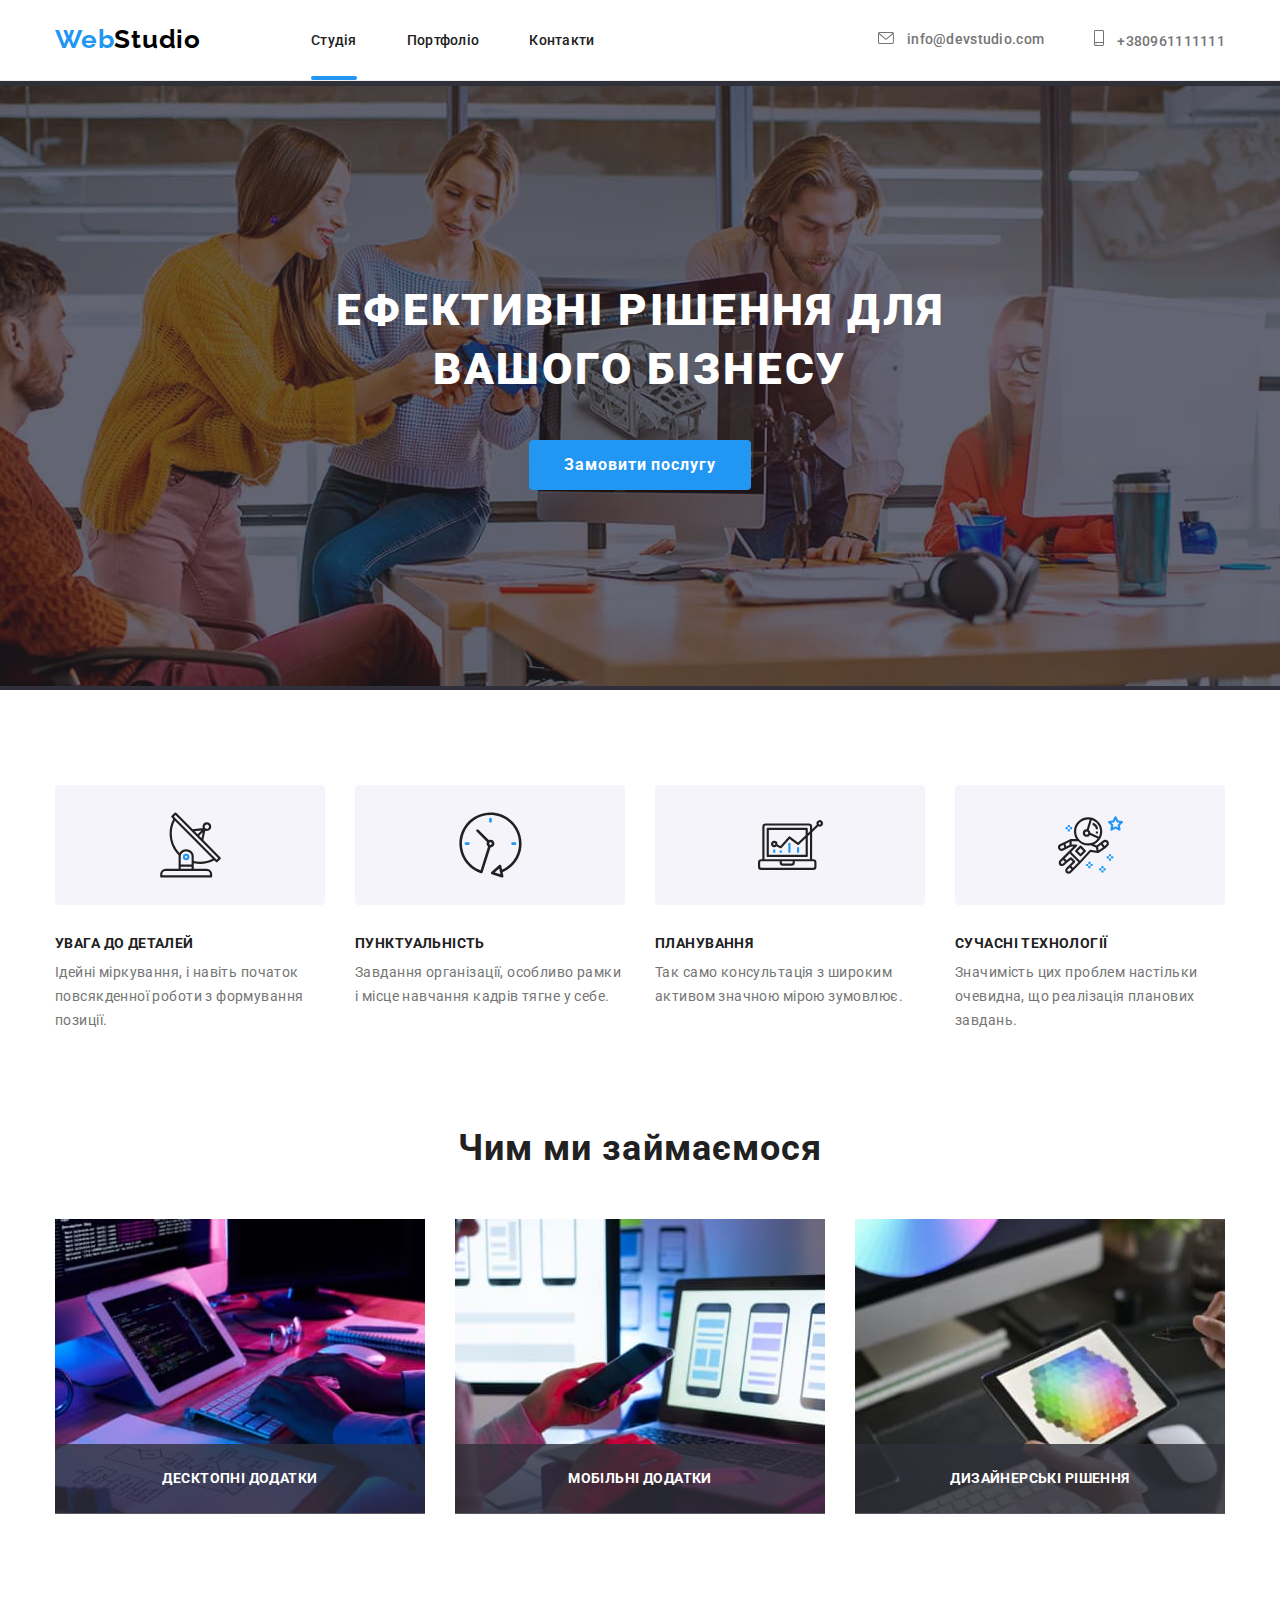
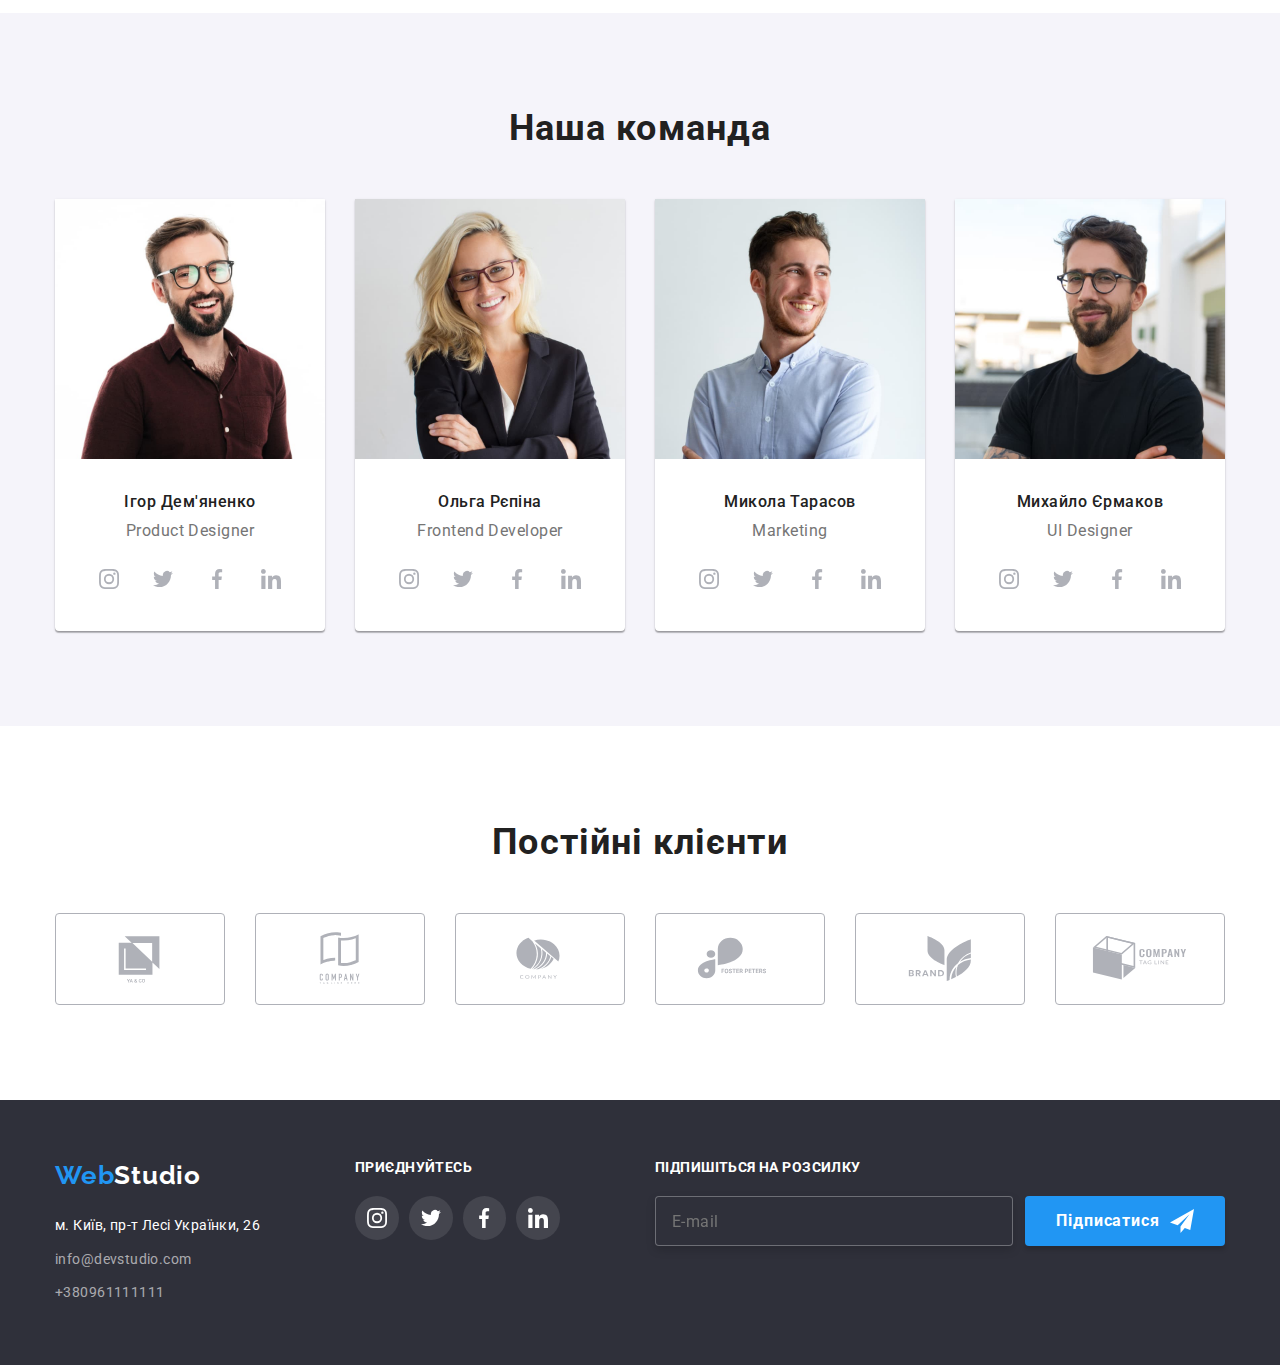
<file: index.html>
<!DOCTYPE html>
<html lang="uk">
<head>
    <meta charset="UTF-8">
    <meta http-equiv="X-UA-Compatible" content="IE=edge">
    <meta name="viewport" content="width=device-width, initial-scale=1.0">
    <link rel="preconnect" href="https://fonts.googleapis.com">
    <link rel="preconnect" href="https://fonts.gstatic.com" crossorigin>
    <link rel="stylesheet" href="https://cdnjs.cloudflare.com/ajax/libs/modern-normalize/1.1.0/modern-normalize.min.css">
    <link rel="stylesheet" href="./css/main.min.css">
    <link href="https://fonts.googleapis.com/css2?family=Raleway:wght@700&family=Roboto:wght@400;500;700;900&display=swap"
        rel="stylesheet">
    <title>Web Studio</title>
</head>
<body>
    <header class="header">
        <div class="container">
        <nav class="header__nav">
            <a href="./index.html" class="hero-logo">
                <span class="logo">Web</span>Studio
            </a>
            <button type="button" class="menu__button js-open-menu" aria-expanded="false" aria-controls="mobile-menu">
                <svg class="menu__icon" width="40px" height="40px">
                    <use href="./images/icon.svg#menu_button"></use>
                </svg>
            </button>
            <ul class="header__menu">
                <li class="header__item">
                    <a href="./index.html" class="header__link header-underlines">Студія</a>
                </li>
                <li class="header__item">
                    <a href="./portfolio.html" class="header__link">Портфоліо</a>
                </li>
                <li class="header__item">
                    <a href="#" class="header__link">Контакти</a>
                </li>
            </ul>
            <ul class="header__contacts contacts-menu">
                <li class="contacts-menu__item">
                    <a href="mailto:info@devstudio.com" class="contacts-menu__link">
                    <svg class="contacts-menu__icon" width="16" height="12">
                        <use href="./images/icon.svg#envelope"></use>
                    </svg>
                    info@devstudio.com</a></li>
                <li class="contacts-menu__item">
                    <a href="Tel:+380961111111" class="contacts-menu__link">
                    <svg class="contacts-menu__icon" width="10" height="16">
                         <use href="./images/icon.svg#smartphone"></use>
                    </svg>
                    +380961111111</a></li>
            </ul>
        </nav>
        </div>
        </div>
    </header>
    <main>
        <section class="hero">
            <h1 class="hero__text">
                Ефективні рішення для вашого бізнесу
            </h1>
            <button class="primary-button" type="button" data-modal-open>Замовити послугу</button>
        </section>
        <section class="benefits">
            <div class="container">
            <ul class="benefits__list">
                <li class="benefits__item">
                    <div class="benefits__content">
                        <svg class="benefits__icons" width="65" height="70">
                            <use href="./images/icon.svg#antenna"></use>
                        </svg></div>
                    <h3 class="benefits__name">УВАГА ДО ДЕТАЛЕЙ</h3>
                    <p class="benefits__description">Ідейні міркування, і навіть початок повсякденної роботи з формування позиції.</p>
                </li>
                <li class="benefits__item">
                    <div class="benefits__content">
                    <svg class="benefits__icons" width="65" height="70">
                        <use href="./images/icon.svg#clock"></use>
                    </svg></div>
                    <h3 class="benefits__name">ПУНКТУАЛЬНІСТЬ</h3>
                    <p class="benefits__description">Завдання організації, особливо рамки і місце навчання кадрів тягне у себе.</p>
                </li>
                <li class="benefits__item">
                    <div class="benefits__content">
                    <svg class="benefits__icons" width="65" height="70">
                        <use href="./images/icon.svg#diagram"></use>
                    </svg></div>
                    <h3 class="benefits__name">ПЛАНУВАННЯ</h3>
                    <p class="benefits__description">Так само консультація з широким активом значною мірою зумовлює.</p>
                </li>
                <li class="benefits__item">
                    <div class="benefits__content">
                    <svg class="benefits__icons" width="65" height="70">
                        <use href="./images/icon.svg#astronaut"></use>
                    </svg></div>
                    <h3 class="benefits__name">СУЧАСНІ ТЕХНОЛОГІЇ</h3>
                    <p class="benefits__description">Значимість цих проблем настільки очевидна, що реалізація планових завдань.</p>
                </li>
            </ul>
        </div>
        </section>
        <section class="direction">
            <div class="container">
            <h2 class="direction__text">Чим ми займаємося</h2>
            <ul class="direction__list">
            <li class="direction__item"><img src="./images/coding.jpg" alt="Процес кодингу"
            width="370">
            <div class="direction__description">Десктопні додатки</div></li>
            <li class="direction__item"><img src="./images/mobile-app-developing.jpg" alt="Розробка мобільного додатку"
            width="370">
            <div class="direction__description">Мобільні додатки</div></li>
            <li class="direction__item"><img src="./images/choosing-a-color.jpg" alt="Вибір кольору на екрані"
            width="370">
            <div class="direction__description">Дизайнерські рішення</div></li>
            </ul>
        </div>
        </section>
        <section class="comand">
            <div class="container">
            <h2 class="comand__text">Наша команда</h2>
            <ul class="comand__list">
                    <li class="comand__item">
                        <img class="photo" srcset="
                        ./images/designer-mob@x1.jpg 450w
                        ./images/designer-mob@x2.jpg 450w
                        ./images/designer-tablet@x1.jpg 354w
                        ./images/designer-tablet@x2.jpg 354w
                        ./images/designer-desktop@x1.jpg 270w
                        ./images/designer-desktop@x2.jpg 270w
                        " 
                        sizes="(min-width: 1200px) 270px, (min-width: 768px) 354px, (min-width: 480px) 450px, 100vw"
                        src="./images/product-designer.jpg"                        
                        alt="Фото дизайнера"
                     width=270>
                     <div class="specialist">
                    <h3 class="specialist__name">Ігор Дем'яненко</h3>
                    <p class="specialist__position">Product Designer</p></div>
                    <ul class="soc__list">
                    <li>
                    <a class="soc__link" href="#">
                    <svg class="soc__icon">
                        <use href="./images/icon.svg#instagram"></use>
                    </svg></a></li>
                    <li>
                    <a class="soc__link" href="#">
                        <svg class="soc__icon">
                        <use href="./images/icon.svg#twitter"></use>
                    </svg></a></li>
                    <li>
                    <a class="soc__link" href="#">
                        <svg class="soc__icon">
                        <use href="./images/icon.svg#facebook"></use>
                    </svg></a></li>
                    <li>
                    <a class="soc__link" href="#">
                        <svg class="soc__icon">
                        <use href="./images/icon.svg#linkedin"></use>
                    </svg></a></li>
                </ul>
                    <li class="comand__item">
                        <img class="photo" srcset="
                        ./images/frontend-mob@x1.jpg 450w
                        ./images/frontend-mob@x2.jpg 450w
                        ./images/frontend-tablet@x1.jpg 354w
                        ./images/frontend-tablet@x2.jpg 354w
                        ./images/frontend-desktop@x1.jpg 270w
                        ./images/frontend-desktop@x2.jpg 270w
                        " 
                        sizes="(min-width: 1200px) 270px, (min-width: 768px) 354px, (min-width: 480px) 450px, 100vw"
                        src="./images/frontend-developer.jpg" alt="Фото фронтенд розробника"
                     width=270>
                     <div class="specialist">
                    <h3 class="specialist__name">Ольга Рєпіна</h3>
                    <p class="specialist__position">Frontend Developer</p>
                    <ul class="soc__list">
                        <li>
                        <a class="soc__link" href="#">
                        <svg class="soc__icon">
                            <use href="./images/icon.svg#instagram"></use>
                        </svg></a></li>
                        <li>
                        <a class="soc__link" href="#">
                            <svg class="soc__icon">
                            <use href="./images/icon.svg#twitter"></use>
                        </svg></a></li>
                        <li>
                        <a class="soc__link" href="#">
                            <svg class="soc__icon">
                            <use href="./images/icon.svg#facebook"></use>
                        </svg></a></li>
                        <li>
                        <a class="soc__link" href="#">
                            <svg class="soc__icon">
                            <use href="./images/icon.svg#linkedin"></use>
                        </svg></a></li>
                    </ul></div>
                    <li class="comand__item">
                        <img class="photo" srcset="
                            ./images/marketing-mob@x1.jpg 450w
                            ./images/marketing-mob@x2.jpg 450w
                            ./images/marketing-tablet@x1.jpg 354w
                            ./images/marketing-tablet@x2.jpg 354w
                            ./images/marketing-desktop@x1.jpg 270w
                            ./images/marketing-desktop@x2.jpg 270w
                        "sizes="(min-width: 1200px) 270px, (min-width: 768px) 354px, (min-width: 480px) 450px, 100vw" 
                        src="./images/marketing.jpg" alt="Фото менеджера з маркетингу"
                     width=270>
                     <div class="specialist">
                    <h3 class="specialist__name">Микола Тарасов</h3>
                    <p class="specialist__position">Marketing</p>
                    <ul class="soc__list">
                        <li>
                        <a class="soc__link" href="#">
                        <svg class="soc__icon">
                            <use href="./images/icon.svg#instagram"></use>
                        </svg></a></li>
                        <li>
                        <a class="soc__link" href="#">
                            <svg class="soc__icon">
                            <use href="./images/icon.svg#twitter"></use>
                        </svg></a></li>
                        <li>
                        <a class="soc__link" href="#">
                            <svg class="soc__icon">
                            <use href="./images/icon.svg#facebook"></use>
                        </svg></a></li>
                        <li>
                        <a class="soc__link" href="#">
                            <svg class="soc__icon">
                            <use href="./images/icon.svg#linkedin"></use>
                        </svg></a></li>
                    </ul></div>
                    <li class="comand__item"><img class="photo" 
                        srcset="
                            ./images/ui-mob@x1.jpg 450w
                            ./images/ui-mob@x2.jpg 450w
                            ./images/ui-tablet@x1.jpg 354w
                            ./images/ui-tablet@x2.jpg 354w
                            ./images/ui-desktop@x1.jpg 270w
                            ./images/ui-desktop@x2.jpg 270w
                        "sizes="(min-width: 1200px) 270px, (min-width: 768px) 354px, (min-width: 480px) 450px, 100vw" 
                        src="./images/ui-designer.jpg" alt="Фото дизайнера інтерфейсу користувача"
                    width=270>
                    <div class="specialist">
                    <h3 class="specialist__name">Михайло Єрмаков</h3>
                    <p class="specialist__position">UI Designer</p>
                    <ul class="soc__list">
                        <li>
                        <a class="soc__link" href="#">
                        <svg class="soc__icon">
                            <use href="./images/icon.svg#instagram"></use>
                        </svg></a></li>
                        <li>
                        <a class="soc__link" href="#">
                            <svg class="soc__icon">
                            <use href="./images/icon.svg#twitter"></use>
                        </svg></a></li>
                        <li>
                        <a class="soc__link" href="#">
                            <svg class="soc__icon">
                            <use href="./images/icon.svg#facebook"></use>
                        </svg></a></li>
                        <li>
                        <a class="soc__link" href="#">
                            <svg class="soc__icon">
                            <use href="./images/icon.svg#linkedin"></use>
                        </svg></a></li>
                    </ul></div>
                </ul>
            </div>    
        </section>
        <section class="customers">
            <div class="container">
            <h3 class="customers__text">Постійні клієнти</h3>
            <ul class="customers__list">
            <li class="customers__item">
            <a class="customers__link" href="#">
            <svg class="customers__logo" width=106 height=60>
                <use href="./images/icon.svg#Logo1"></use>
            </svg></a></li>
            <li class="customers__item">
            <a class="customers__link" href="#">
            <svg class="customers__logo" width=106 height=60>
                <use href="./images/icon.svg#Logo2"></use>
            </svg></a></li>
            <li class="customers__item">
            <a class="customers__link" href="#">
            <svg class="customers__logo" width=106 height=60>
                <use href="./images/icon.svg#Logo3"></use>
            </svg></a></li>
            <li class="customers__item">
            <a class="customers__link" href="#">
            <svg class="customers__logo" width=106 height=60>
                <use href="./images/icon.svg#Logo4"></use>
            </svg></a></li>
            <li class="customers__item">
            <a class="customers__link" href="#">
            <svg class="customers__logo" width=106 height=60>
                <use href="./images/icon.svg#Logo5"></use>
            </svg></a></li>
            <li class="customers__item">
            <a class="customers__link" href="#">
            <svg class="customers__logo" width=106 height=60>
                <use href="./images/icon.svg#Logo6"></use>
            </svg></a></li>
        </ul>
        </div>
        </section>
    </main>
    <footer class="footer">
        <div class="container">
            <div class="footer__container">
            <div class="footer__contacts">
        <a href="./index.html" class="footer__logo">
                <span class="logo">Web</span>Studio
            </a>
        <address class="address">м. Київ, пр-т Лесі Українки, 26</address>
        <ul class="footer__list">
            <li class="footer__item">
                <a href="mailto:info@devstudio.com" class="footer__link">info@devstudio.com</a>
            </li>
            <li class="footer__item">
                <a href="Tel:+380961111111" class="footer__link">+380961111111</a>
            </li>
        </ul>
            </div>
    <div class="invitation">
    <h4 class="invitation__text">приєднуйтесь</h4>
    <div class="footer-soc">
        <a class="footer-soc__link" href="#">
            <svg class="footer-soc__icon" width="44" height="44">
            <use href="./images/icon.svg#instagram"></use>
            </svg></a>
        <a class="footer-soc__link" href="#">
            <svg class="footer-soc__icon" width="44" height="44">
            <use href="./images/icon.svg#twitter"></use>
            </svg></a>
        <a class="footer-soc__link" href="#">
            <svg class="footer-soc__icon" width="44" height="44">
            <use href="./images/icon.svg#facebook"></use>
            </svg></a>
        <a class="footer-soc__link" href="#">
            <svg class="footer-soc__icon" width="44" height="44">
            <use href="./images/icon.svg#linkedin"></use>
            </svg></a>
    </div>
    </div>
    <div class="subscription">
        <label class="subscription__lable" for="mail">Підпишіться на розсилку</label>
        <div class="subscription__actions">
        <input class="subscription__input" id="mail" type="e-mail" name="e-mail-input" placeholder="E-mail">
        <button class="primary-button subscription__button" type="submit">Підписатися
            <svg class="icon-send" width="24" height="24">
                <use href="./images/icon.svg#icon-send"></use>
            </svg>
        </button>
    </div>
    </div>
    </div>
    </div>
    </footer>
    <div class="menu js-menu-container" id="mobile-menu">
        <ul class="menu__list">
            <li class="menu__item"><a href="./index.html" class="menu__nav">Студія</a></li>
            <li class="menu__item"><a href="./portfolio.html" class="menu__nav">Портфоліо</a></li>
            <li class="menu__item"><a href="#" class="menu__nav">Контакти</a></li>
        </ul>
        <ul class="menu__contacts">
            <li class="contacts__item"><a href="tel:+38 096 111 11 11" class="menu__mob">+38 096 111 11 11</a></li>
            <li class="contacts__item"><a href="mailto:info@devstudio.com" class="menu__mail">info@devstudio.com</a></li>
        </ul>
        <ul class="menu__soc">
            <li class="soc__item"><a href="#" class="menu__link">Instagram</a></li>
            <li class="soc__item"><a href="#" class="menu__link">Twitter</a></li>
            <li class="soc__item"><a href="#" class="menu__link">Facebook</a></li>
            <li class="soc__item"><a href="#" class="menu__link">LinkedIn</a></li>
        </ul>
        <button class="close-button js-close-menu" type="button">
            <svg class="button-icon">
                <use class="close-icon" href="./images/icon.svg#close-black-18dp"></use>
            </svg>
        </button>
    </div>

    <div class="modal is-hidden" data-modal>
        <div class="modal__container">
            <h2 class="modal__text">Залиште свої дані, ми вам передзвонимо</h2>
            <form name="modal__form">
                <label class="form-lable" for="person-name">Ім'я</label>
                <div class="form-field">
                <input class="form-input" id="person-name" type="text" name="person-name">
                <svg class="form-icon" width="12" height="12">
                    <use href="./images/icon.svg#Vector"></use>
                </svg></div>
                
                <label class="form-lable" for="phone-input">Телефон</label>
                <div class="form-field">
                <input class="form-input" id="phone-input" type="text" name="phone-input">
                <svg class="form-icon" width="13" height="13">
                    <use href="./images/icon.svg#Phone"></use>
                </svg></div>
                
                <label class="form-lable" for="mail-input">Пошта</label>
                <div class="form-field">
                <input class="form-input" id="mail-input" type="text" name="e-mail-input">
                <svg class="form-icon" width="15" height="12">
                    <use href="./images/icon.svg#mail"></use>
                </svg></div>
                
                <label class="form-lable" for="person-comment">Коментар</label>
                <textarea class="form-comment" name="person-comment" id="person-comment" cols="30" rows="10" placeholder="Введіть текст"></textarea>
            <div class="agreement-aria">
                <input class="checkbox visually-hidden" id="condition-terms" type="checkbox" name="condition-terms">
                <svg class="checkbox-item" width="16" height="15">
                    <use href="./images/icon.svg#Person-agreement"></use>
                </svg>
                <label class="condition-terms" for="condition-terms">
                    Погоджуюся з розсилкою та приймаю <a class="terms-link" href="#">Умови договору</a></label>
                </div>
                <button class="agreement-button" type="submit">Відправити</button>
            </form>
            <button class="close-button" type="button" width="30" height="30" data-modal-close>
                <svg class="button-icon">
                    <use class="close-icon" href="./images/icon.svg#close-black-18dp"></use>
                </svg>
            </button>
        </div>
    </div>
    
    <script src="./js/modal.js"></script>
    <script src="./js/menu_button.js"></script>
</body>
</html>
</file>
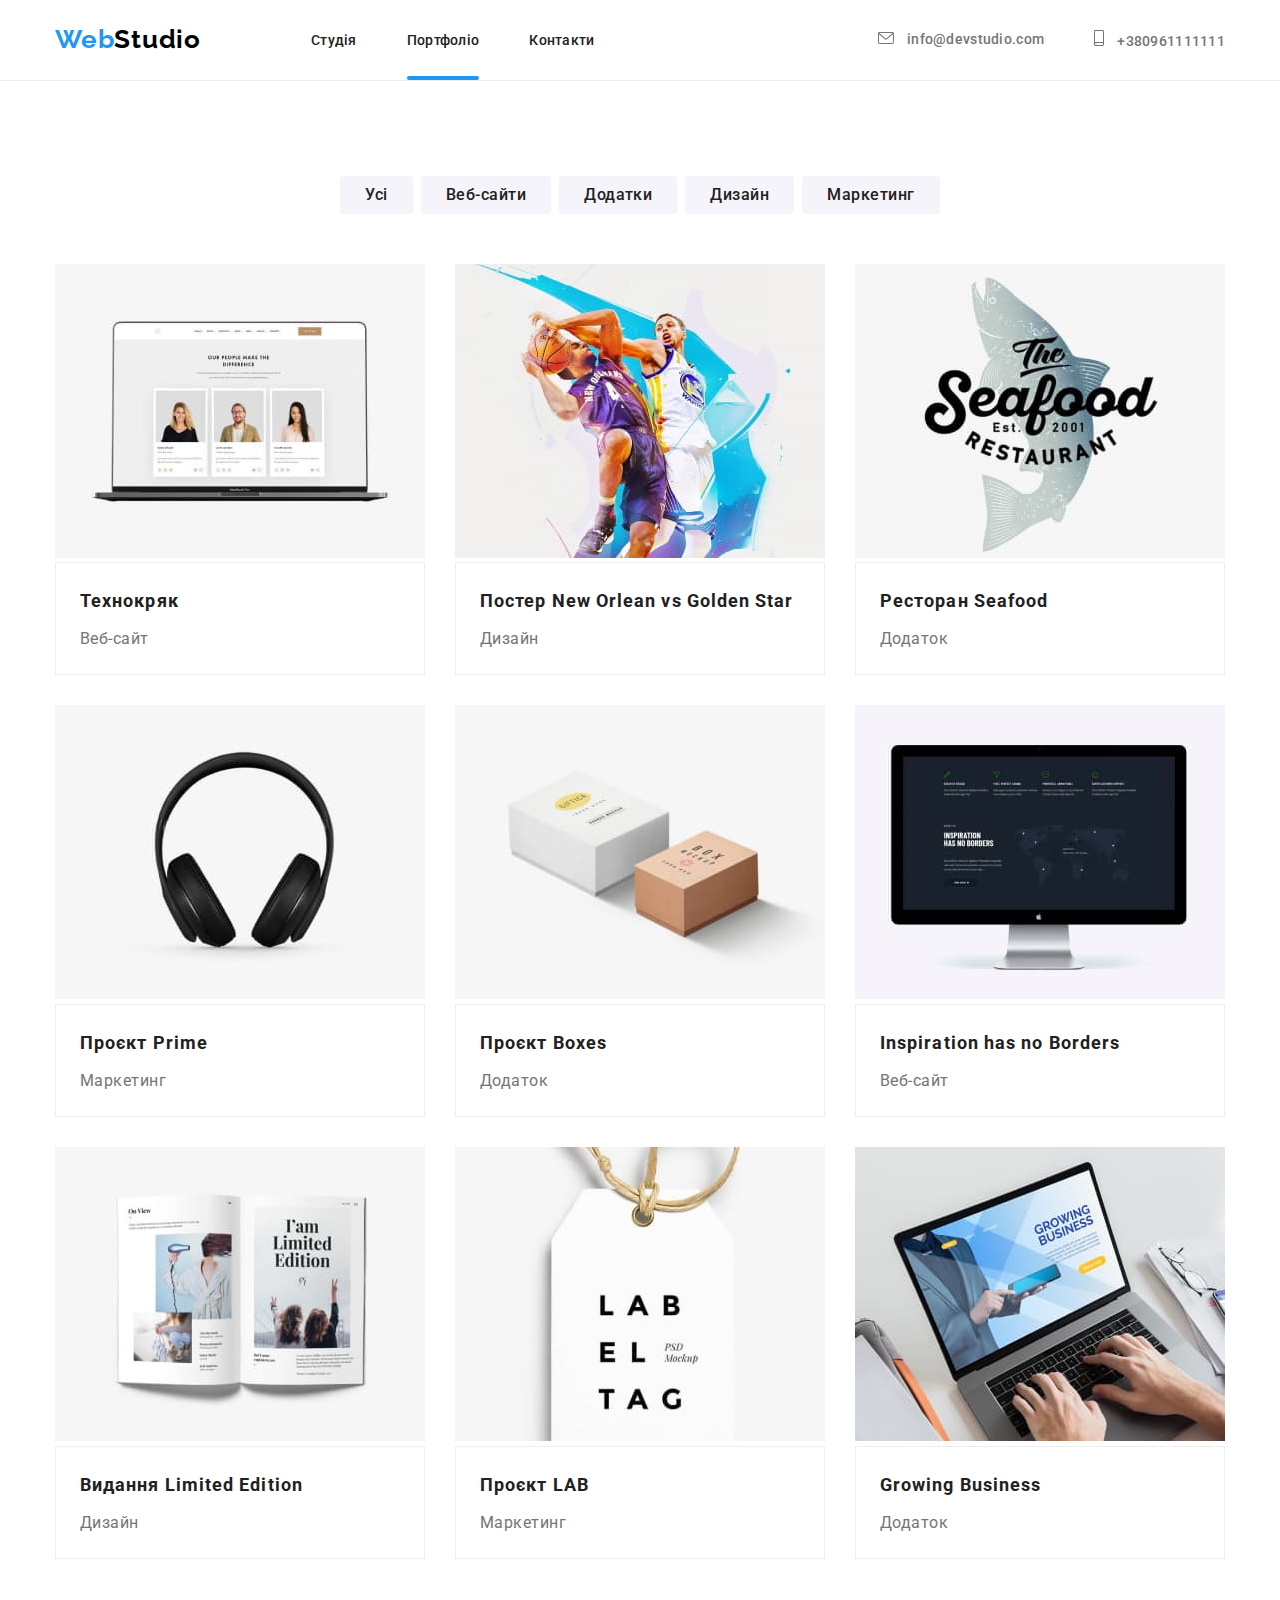
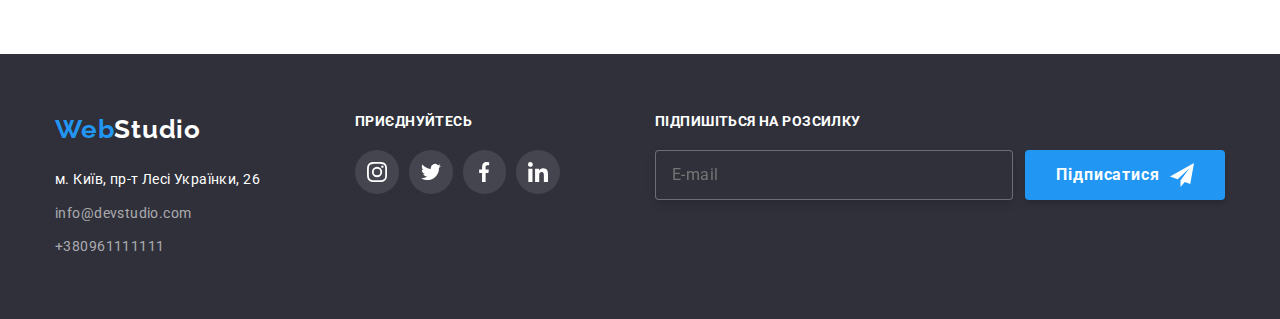
<file: portfolio.html>
<!DOCTYPE html>
<html lang="uk">
<head>
    <meta charset="UTF-8">
    <meta http-equiv="X-UA-Compatible" content="IE=edge">
    <meta name="viewport" content="width=device-width, initial-scale=1.0">
    <link rel="preconnect" href="https://fonts.googleapis.com">
    <link rel="preconnect" href="https://fonts.gstatic.com" crossorigin>
    <link rel="stylesheet" href="https://cdnjs.cloudflare.com/ajax/libs/modern-normalize/1.1.0/modern-normalize.min.css">
    <link rel="stylesheet" href="./css/main.min.css">
    <link href="https://fonts.googleapis.com/css2?family=Raleway:wght@700&family=Roboto:wght@400;500;700;900&display=swap"
        rel="stylesheet">
    <title>Web Studio</title>
</head>
<body>
    <header class="header">
        <div class="container">
        <nav class="header__nav">
            <a href="./index.html" class="hero-logo">
                <span class="logo">Web</span>Studio
            </a>
            <button type="button" class="menu__button js-open-menu" aria-expanded="false" aria-controls="mobile-menu">
                <svg class="menu__icon" width="40px" height="40px">
                    <use href="./images/icon.svg#menu_button"></use>
                </svg>
            </button>
            <ul class="header__menu">
                <li class="header__item">
                    <a href="./index.html" class="header__link">Студія</a>
                </li>
                <li class="header__item">
                    <a href="./portfolio.html" class="header__link header-underlines">Портфоліо</a>
                </li>
                <li class="header__item">
                    <a href="#" class="header__link">Контакти</a>
                </li>
            </ul>
            <ul class="header__contacts contacts-menu">
                <li class="contacts-menu__item">
                    <a href="mailto:info@devstudio.com" class="contacts-menu__link">
                    <svg class="contacts-menu__icon" width="16" height="12">
                        <use href="./images/icon.svg#envelope"></use>
                    </svg>
                    info@devstudio.com</a></li>
                <li class="contacts-menu__item">
                    <a href="Tel:+380961111111" class="contacts-menu__link">
                    <svg class="contacts-menu__icon" width="10" height="16">
                         <use href="./images/icon.svg#smartphone"></use>
                    </svg>
                    +380961111111</a></li>
            </ul>
        </nav>
        </div>
        
    </header>
    <main class="content">
        <section class="content-container">
            <div class="container">
            <ul class="button-list">
                <li class="button-item">
                    <button class="button" type="button">Усі</button>
                </li>
                <li class="button-item">
                    <button type="button" class="button">Веб-сайти</button>
                </li>
                <li class="button-item">
                    <button type="button" class="button">Додатки</button>
                </li>
                <li class="button-item">
                    <button type="button" class="button">Дизайн</button>
                </li>
                <li class="button-item">
                    <button type="button" class="button">Маркетинг</button>
                </li>
            </ul>                
            <ul class="content__list">
                <li class="content__item">
                    <div class="pop-up-window">
                    <img class="content__img" src="./images/laptop-screen.jpg" alt="Фото співробітників на екрані ноутбуку" width="370">
                    <p class="pop-up-window__text">Ресурс пропонує комплексні пропозиції
                         з різним рівнем функціоналу та сервісів. 
                         Все це дозволить відвідувачу отримати 
                         вичерпні відомості про компанію чи 
                         приватну особу.</p></div>
                    <div class="content__description">
                    <h2 class="content-description__name">Технокряк</h2>
                    <p class="content-description__product">Веб-сайт</p></div>
                </li>
                <li class="content__item">
                    <div class="pop-up-window">
                    <img class="content__img" src="./images/bascetbolists.jpg" alt="Баскетболісти" width="370">
                        <p class="pop-up-window__text">Ресурс пропонує комплексні пропозиції
                             з різним рівнем функціоналу та сервісів. 
                             Все це дозволить відвідувачу отримати 
                             вичерпні відомості про компанію чи 
                             приватну особу.</p></div>
                             <div class="content__description">
                                <h2 class="content-description__name">Постер New Orlean vs Golden Star</h2>
                    <p class="content-description__product">Дизайн</p></div>
                </li>
                <li class="content__item">
                    <div class="pop-up-window">
                    <img class="content__img" src="./images/restauran-logo.jpg" alt="Логотип ресторану" width="370">
                        <p class="pop-up-window__text">Ресурс пропонує комплексні пропозиції
                             з різним рівнем функціоналу та сервісів. 
                             Все це дозволить відвідувачу отримати 
                             вичерпні відомості про компанію чи 
                             приватну особу.</p></div>
                             <div class="content__description">
                                <h2 class="content-description__name">Ресторан Seafood</h2>
                    <p class="content-description__product">Додаток</p></div>
                </li>
                <li class="content__item">
                    <div class="pop-up-window">
                    <img class="content__img" src="./images/headphone.jpg" alt="Навушники" width="370">
                        <p class="pop-up-window__text">Ресурс пропонує комплексні пропозиції
                             з різним рівнем функціоналу та сервісів. 
                             Все це дозволить відвідувачу отримати 
                             вичерпні відомості про компанію чи 
                             приватну особу.</p></div>
                             <div class="content__description">
                                <h2 class="content-description__name">Проєкт Prime</h2>
                    <p class="content-description__product">Маркетинг</p></div>
                </li>
                <li class="content__item">
                    <div class="pop-up-window">
                    <img class="content__img" src="./images/boxes.jpg" alt="Коробки" width="370">
                        <p class="pop-up-window__text">Ресурс пропонує комплексні пропозиції
                             з різним рівнем функціоналу та сервісів. 
                             Все це дозволить відвідувачу отримати 
                             вичерпні відомості про компанію чи 
                             приватну особу.</p></div>
                             <div class="content__description">
                                <h2 class="content-description__name">Проєкт Boxes</h2>
                    <p class="content-description__product">Додаток</p></div>
                </li>
                <li class="content__item">
                    <div class="pop-up-window">
                    <img class="content__img" src="./images/monitor.jpg" alt="Монітор" width="370">
                        <p class="pop-up-window__text">Ресурс пропонує комплексні пропозиції
                             з різним рівнем функціоналу та сервісів. 
                             Все це дозволить відвідувачу отримати 
                             вичерпні відомості про компанію чи 
                             приватну особу.</p></div>
                             <div class="content__description">
                                <h2 class="content-description__name">Inspiration has no Borders</h2>
                    <p class="content-description__product">Веб-сайт</p></div>
                </li>
                <li class="content__item">
                    <div class="pop-up-window">
                    <img class="content__img" src="./images/opened-book.jpg" alt="Фото відкритої книги" width="370">
                        <p class="pop-up-window__text">Ресурс пропонує комплексні пропозиції
                             з різним рівнем функціоналу та сервісів. 
                             Все це дозволить відвідувачу отримати 
                             вичерпні відомості про компанію чи 
                             приватну особу.</p></div>
                             <div class="content__description">
                                <h2 class="content-description__name">Видання Limited Edition</h2>
                    <p class="content-description__product">Дизайн</p></div>
                </li>
                <li class="content__item">
                    <div class="pop-up-window">
                    <img class="content__img" src="./images/lable-photo.jpg" alt="Фото етикетки" width="370">
                        <p class="pop-up-window__text">Ресурс пропонує комплексні пропозиції
                             з різним рівнем функціоналу та сервісів. 
                             Все це дозволить відвідувачу отримати 
                             вичерпні відомості про компанію чи 
                             приватну особу.</p></div>
                             <div class="content__description">
                                <h2 class="content-description__name">Проєкт LAB</h2>
                    <p class="content-description__product">Маркетинг</p></div>
                </li>
                <li class="content__item">
                    <div class="pop-up-window">
                    <img class="content__img" src="./images/typing-process.jpg" alt="Процесс роботи на клавіатурі" width="370">
                        <p class="pop-up-window__text">Ресурс пропонує комплексні пропозиції
                             з різним рівнем функціоналу та сервісів. 
                             Все це дозволить відвідувачу отримати 
                             вичерпні відомості про компанію чи 
                             приватну особу.</p></div>
                             <div class="content__description">
                                <h2 class="content-description__name">Growing Business</h2>
                    <p class="content-description__product">Додаток</p></div>
                </li>
            </ul>
            </div>
        </section>
    </main>
    <footer class="footer">
        <div class="container">
            <div class="footer__container">
            <div class="footer__contacts">
        <a href="./index.html" class="footer__logo">
                <span class="logo">Web</span>Studio
            </a>
        <address class="address">м. Київ, пр-т Лесі Українки, 26</address>
        <ul class="footer__list">
            <li class="footer__item">
                <a href="mailto:info@devstudio.com" class="footer__link">info@devstudio.com</a>
            </li>
            <li class="footer__item">
                <a href="Tel:+380961111111" class="footer__link">+380961111111</a>
            </li>
        </ul>
            </div>
    <div class="invitation">
    <h4 class="invitation__text">приєднуйтесь</h4>
    <div class="footer-soc">
        <a class="footer-soc__link" href="#">
            <svg class="footer-soc__icon" width="44" height="44">
            <use href="./images/icon.svg#instagram"></use>
            </svg></a>
        <a class="footer-soc__link" href="#">
            <svg class="footer-soc__icon" width="44" height="44">
            <use href="./images/icon.svg#twitter"></use>
            </svg></a>
        <a class="footer-soc__link" href="#">
            <svg class="footer-soc__icon" width="44" height="44">
            <use href="./images/icon.svg#facebook"></use>
            </svg></a>
        <a class="footer-soc__link" href="#">
            <svg class="footer-soc__icon" width="44" height="44">
            <use href="./images/icon.svg#linkedin"></use>
            </svg></a>
    </div>
    </div>
    <div class="subscription">
        <label class="subscription__lable" for="mail">Підпишіться на розсилку</label>
        <div class="subscription__actions">
        <input class="subscription__input" id="mail" type="e-mail" name="e-mail-input" placeholder="E-mail">
        <button class="primary-button subscription__button" type="submit">Підписатися
            <svg class="icon-send" width="24" height="24">
                <use href="./images/icon.svg#icon-send"></use>
            </svg>
        </button>
    </div>
    </div>
    </div>
    </div>
    </footer>
    <div class="menu js-menu-container" id="mobile-menu">
        <ul class="menu__list">
            <li class="menu__item"><a href="./index.html" class="menu__nav">Студія</a></li>
            <li class="menu__item"><a href="./portfolio.html" class="menu__nav">Портфоліо</a></li>
            <li class="menu__item"><a href="#" class="menu__nav">Контакти</a></li>
        </ul>
        <ul class="menu__contacts">
            <li class="contacts__item"><a href="tel:+38 096 111 11 11" class="menu__mob">+38 096 111 11 11</a></li>
            <li class="contacts__item"><a href="mailto:info@devstudio.com" class="menu__mail">info@devstudio.com</a></li>
        </ul>
        <ul class="menu__soc">
            <li class="soc__item"><a href="#" class="menu__link">Instagram</a></li>
            <li class="soc__item"><a href="#" class="menu__link">Twitter</a></li>
            <li class="soc__item"><a href="#" class="menu__link">Facebook</a></li>
            <li class="soc__item"><a href="#" class="menu__link">LinkedIn</a></li>
        </ul>
        <button class="close-button js-close-menu" type="button">
            <svg class="button-icon">
                <use class="close-icon" href="./images/icon.svg#close-black-18dp"></use>
            </svg>
        </button>
    </div>

    <script src="./js/menu_button.js"></script>
</body>

</html>
</file>
<file: css/main.min.css>
.header{border-bottom:1px solid #eee}@media(max-width: 480px){.header{width:100%}}@media(min-width: 480px)and (max-width: 768px){.header{margin:auto}}@media(min-width: 768px)and (max-width: 1199px){.header{margin:auto;display:flex}}.header-underlines::after{content:"";display:block;position:absolute;left:0;bottom:0;width:100%;height:4px;background-color:var(--color-logo);border-radius:4px}.header__nav{display:flex;align-items:center;justify-content:center;gap:15px}@media(min-width: 768px)and (max-width: 1199px){.header__nav{justify-content:space-between}}.hero-logo{font-family:Raleway,sans-serif;text-decoration:none;color:#000;font-weight:700;font-size:26px;line-height:1.2;letter-spacing:.03em}@media(max-width: 768px){.hero-logo{padding-top:16px;padding-bottom:16px;margin-right:auto}}.menu__icon{background-color:#fff}.header__menu{list-style:none;display:flex;margin-left:95px}@media(max-width: 768px){.header__menu{display:none}}.header__item:not(:last-child){display:block;margin-right:50px}.header__link{position:relative;display:block;padding-top:32px;padding-bottom:32px}@media(max-width: 768px){.header__link{display:none}}.header__link{font-family:"Roboto",sans-serif;text-decoration:none;color:var(--color-primary);font-weight:500;font-size:14px;line-height:1.15;letter-spacing:.02em;transition-duration:250ms}.header__link:hover{color:var(--color-logo)}.header__link:focus{color:var(--color-logo)}.header__contacts{list-style:none;display:flex;margin-left:auto;padding-left:0px}@media(max-width: 769px){.header__contacts{display:none}}@media(min-width: 769px)and (max-width: 1199px){.header__contacts{display:flex;flex-direction:column;gap:10px}}@media(min-width: 320px)and (max-width: 768px){.contacts-menu__item{display:none}}.contacts-menu__item:first-child{margin-right:50px}@media(min-width: 768px)and (max-width: 1199px){.contacts-menu__item:first-child{margin-left:auto;margin-right:auto}}.contacts-menu__link{text-decoration:none;color:#757575;font-weight:500;font-size:14px;line-height:1.15;letter-spacing:.02em;transition-duration:250ms}@media(max-width: 768px){.contacts-menu__link{display:none}}@media(min-width: 768px)and (max-width: 1199px){.contacts-menu__link{display:flex;font-size:12px}}.contacts-menu__link:hover{color:var(--color-logo);letter-spacing:.02em}.contacts-menu__link:focus{color:var(--color-logo);letter-spacing:.02em}.contacts-menu__icon{align-content:center;justify-content:center;margin-right:10px;fill:#757575;transition-duration:250ms}.contacts-menu__link:hover .contacts-menu__icon{fill:var(--color-logo)}.contacts-menu__link:focus .contacts-menu__icon{fill:var(--color-logo)}.hero{margin-left:auto;margin-right:auto;padding-top:200px;padding-bottom:200px;background:linear-gradient(to right, rgba(47, 48, 58, 0.4), rgba(47, 48, 58, 0.4)),url(../images/background-image.jpg) no-repeat center;background-color:#2f303a}@media(min-width: 320px)and (max-width: 1199px){.hero{background:linear-gradient(to right, rgba(47, 48, 58, 0.4), rgba(47, 48, 58, 0.4)),url(../images/bg-img-mob@x1.jpg) no-repeat center;background-position:center;background-size:cover;padding-top:100px;padding-bottom:100px}}@media(min-device-pixel-ratio: 2),(-webkit-min-device-pixel-ratio: 2),(min-resolution: 192dpi),(min-resolution: 2dppx){.hero{background-image:linear-gradient(to right, rgba(47, 48, 58, 0.4), rgba(47, 48, 58, 0.4)),url(../images/bg-img-mob@x2.jpg) no-repeat center}}@media screen and (min-width: 481px){.hero{background-image:linear-gradient(to right, rgba(47, 48, 58, 0.4), rgba(47, 48, 58, 0.4)),url(../images/bg-img-tablet@x1.jpg) no-repeat center}}@media(min-device-pixel-ratio: 2),(-webkit-min-device-pixel-ratio: 2),(min-resolution: 192dpi),(min-resolution: 2dppx){.hero{background-image:linear-gradient(to right, rgba(47, 48, 58, 0.4), rgba(47, 48, 58, 0.4)),url(../images/bg-img-tablet@x2.jpg) no-repeat center}}@media screen and (min-width: 768px){.hero{background-image:linear-gradient(to right, rgba(47, 48, 58, 0.4), rgba(47, 48, 58, 0.4)),url(../images/bg-img-desktopt@x1.jpg) no-repeat center}}@media(min-device-pixel-ratio: 2),(-webkit-min-device-pixel-ratio: 2),(min-resolution: 192dpi),(min-resolution: 2dppx){.hero{background-image:linear-gradient(to right, rgba(47, 48, 58, 0.4), rgba(47, 48, 58, 0.4)),url(../images/bg-img-desktop@x2.jpg) no-repeat center}}.hero__text{width:700px;margin:auto;margin-bottom:40px;color:#fff;font-weight:900;font-size:44px;line-height:1.35;text-align:center;letter-spacing:.06em;text-transform:uppercase}@media(max-width: 480px){.hero__text{width:100%;flex-wrap:wrap;font-size:26px;line-height:1.62;font-weight:900;letter-spacing:.06em;text-transform:uppercase}}@media(min-width: 480px)and (max-width: 768px){.hero__text{width:360px;flex-wrap:wrap;font-size:26px;line-height:1.62;font-weight:900;letter-spacing:.06em;text-transform:uppercase}}@media(min-width: 768px)and (max-width: 1199px){.hero__text{width:360px;flex-wrap:wrap;font-size:26px;line-height:1.62;text-align:center;letter-spacing:.06em;text-transform:uppercase}}.benefits{padding-top:95px;padding-bottom:95px;margin:auto}@media(min-width: 320px)and (max-width: 1199px){.benefits{padding-top:60px;padding-bottom:60px}}.benefits__list{list-style:none;display:flex;gap:30px}@media(max-width: 1199px){.benefits__list{display:flex;justify-content:center;flex-wrap:wrap;width:100%}}.benefits__item{width:270px}@media(max-width: 480px){.benefits__item{width:100%}}@media(min-width: 480px)and (max-width: 768px){.benefits__item{width:450px}}@media(min-width: 769px)and (max-width: 1199px){.benefits__item{width:354px}}.benefits__content{display:flex;justify-content:center;align-items:center;width:270px;height:120px;background-color:#f5f4fa;border-radius:4px;margin-bottom:30px}@media(max-width: 1199px){.benefits__content{width:100%}}.benefits__icons{background-color:#f5f4fa}.benefits__name{margin-bottom:10px;color:var(--color-primary);font-weight:700;font-size:14px;line-height:1.15;letter-spacing:.03em;text-transform:uppercase}@media(max-width: 768px){.benefits__name{text-align:center}}.benefits__description{color:#757575;font-weight:400;font-size:14px;line-height:1.71;letter-spacing:.03em}.direction{padding-bottom:95px;gap:30px}@media(max-width: 1199px){.direction{display:none}}.direction__description{position:absolute;bottom:4px;display:flex;width:370px;height:70px;justify-content:center;align-items:center;color:#fff;background:rgba(47,48,58,.8);font-weight:700;font-size:14px;line-height:1.14;text-align:center;letter-spacing:.03em;text-transform:uppercase}.direction__text{margin-bottom:50px;font-weight:700;font-size:36px;line-height:1.15;text-align:center;letter-spacing:.03em}.direction__list{display:flex;list-style:none;gap:30px}.direction__item{position:relative;flex-basis:370px}.comand{padding-top:95px;padding-bottom:95px;background-color:#f5f4fa}@media(max-width: 480px){.comand{width:100%}}@media(min-width: 320px)and (max-width: 768px){.comand{display:flex;flex-wrap:wrap;padding-top:60px;padding-bottom:60px}}@media(min-width: 769px)and (max-width: 1199px){.comand{display:flex;flex-wrap:wrap;padding-top:60px;padding-bottom:60px}}.comand__text{font-weight:700;font-size:36px;line-height:1.15;text-align:center;letter-spacing:.03em;margin-bottom:50px}@media(max-width: 1199px){.comand__text{font-size:28px;margin-bottom:30px}}.comand__list{display:flex;flex-wrap:wrap;list-style:none;gap:30px}@media(max-width: 1199px){.comand__list{justify-content:center;align-items:center}}.comand__item{padding-bottom:30px;background-color:#fff;box-shadow:0px 1px 3px rgba(0,0,0,.12),0px 1px 1px rgba(0,0,0,.14),0px 2px 1px rgba(0,0,0,.2);border-radius:0px 0px 4px 4px}@media(max-width: 480px){.comand__item{width:100%}}@media(min-width: 480px)and (max-width: 768px){.comand__item{width:450px;align-items:center;padding-bottom:25px}}@media(min-width: 769px)and (max-width: 1199px){.comand__item{width:354px;padding-bottom:25px}.comand__item:nth-last-child(-n+2){margin-bottom:0px}}@media(min-width: 768px)and (max-width: 1199px){.comand__item:nth-child(2n){margin-right:0}}@media(max-width: 1199px){.photo{width:100%}}.specialist{flex-wrap:wrap;width:270px;padding-top:30px}@media(max-width: 1199px){.specialist{width:100%;margin:auto}}.specialist__name{margin-bottom:10px;font-weight:500;font-size:16px;line-height:1.18;text-align:center;letter-spacing:.03em}.specialist__position{color:#757575;line-height:1.18;text-align:center;letter-spacing:.03em;margin-bottom:16px}.customers{padding-top:95px;padding-bottom:95px}@media(max-width: 480px){.customers{width:100%}}@media(max-width: 1199px){.customers{width:100%;padding-top:60px;padding-bottom:60px}}.customers__text{font-weight:700;font-size:36px;line-height:1.17;text-align:center;letter-spacing:.03em;margin-bottom:50px}@media(max-width: 1199px){.customers__text{font-size:28px;margin-bottom:30px}}.customers__list{list-style:none;display:flex;justify-content:center;gap:30px}@media(max-width: 1199px){.customers__list{display:flex;flex-wrap:wrap;gap:30px}}.customers__link{width:170px;height:92px;display:flex;align-items:center;justify-content:center;border:1px solid #afb1b8;border-radius:4px}@media(max-width: 1199px){.customers__link{width:100%}}.customers__link:hover{border-color:var(--color-logo)}.customers__link:focus{border-color:var(--color-logo)}@media(min-width: 320px)and (max-width: 768px){.customers__item{width:210px}}@media(min-width: 769px)and (max-width: 1199px){.customers__item{width:226px}}.customers__logo{fill:#afb1b8;transition-duration:250ms}.customers__link:hover .customers__logo{fill:var(--color-logo)}.customers__link:focus .customers__logo{fill:var(--color-logo)}.bottom{font-family:"Roboto",sans-serif}.footer{background-color:#2f303a}@media(max-width: 1199px){.footer{display:flex;flex-direction:column}}.footer__container{display:flex;flex-wrap:wrap;justify-content:space-between;align-content:center;padding-top:60px;padding-bottom:60px}@media(max-width: 768px){.footer__container{flex-direction:column}}@media(min-width: 768px)and (max-width: 1199px){.footer__container{flex-direction:row;justify-content:space-around;text-align:center}}.address{margin-bottom:9px;font-family:"Roboto";color:#fff;font-style:inherit;font-size:14px;line-height:2;letter-spacing:.03em}@media(max-width: 768px){.footer__contacts{text-align:center;margin-bottom:60px}}@media(max-width: 1199px){.footer__contacts{margin-bottom:60px;margin-right:0}}.footer__list{-webkit-padding-start:0;padding-inline-start:0;list-style:none;background-color:#2f303a}.footer__item{margin-bottom:9px}.footer__item:last-child{margin-bottom:0px}.footer__link{text-decoration:none;color:rgba(255,255,255,.6);font-size:14px;line-height:1.71;letter-spacing:.03em;letter-spacing:.03em;transition-duration:250ms}.footer__link:hover{text-decoration:none;color:var(--color-logo);font-size:14px;line-height:1.71;letter-spacing:.03em;letter-spacing:.03em}.footer__link:focus{text-decoration:none;color:var(--color-logo);font-size:14px;line-height:1.71;letter-spacing:.03em;letter-spacing:.03em}.invitation{width:205px}@media(max-width: 767px){.invitation{text-align:center;margin:auto;margin-bottom:60px}}@media(min-width: 768px)and (max-width: 1199px){.invitation{text-align:center;margin-bottom:60px}}.invitation__text{margin-bottom:20px;color:#fff;font-weight:700;font-size:14px;line-height:1.14;letter-spacing:.03em;text-transform:uppercase}.footer-soc{display:flex;justify-content:center;align-content:center;gap:10px}.footer-soc .soc__icon{fill:#fff}.subscription{gap:12px}@media(min-width: 768px)and (max-width: 1199px){.subscription{width:450px;justify-content:center}}.subscription__lable{display:flex;margin-bottom:20px;font-weight:700;font-size:14px;line-height:1.14;letter-spacing:.03em;text-transform:uppercase;color:#fff}@media(max-width: 1199px){.subscription__lable{justify-content:center;align-items:center}}.subscription__actions{display:flex;justify-content:space-between;align-items:center}@media(max-width: 1199px){.subscription__actions{display:block;flex-direction:column}}.subscription__input{width:358px;height:50px;background:#2f303a;font-size:16px;line-height:1.25;letter-spacing:.03em;color:rgba(255,255,255,.6);padding-left:16px;margin-right:12px;border:1px solid rgba(255,255,255,.3);filter:drop-shadow(0px 4px 4px rgba(0, 0, 0, 0.15));border-radius:4px}@media(max-width: 480px){.subscription__input{width:100%}}@media(min-width: 480px)and (max-width: 1199px){.subscription__input{width:450px}}@media(max-width: 1199px){.subscription__input{text-align:left;margin-bottom:20px}}.content{display:block}.content-container{padding-top:95px;padding-bottom:95px}.content__list{display:flex;flex-wrap:wrap;list-style:none;margin:0px;padding:0px}.content__item{border:1px #eee;margin-right:30px;margin-bottom:30px;background-color:#fff;transition-duration:250ms}@media(min-width: 320px)and (max-width: 768px){.content__item{width:450px;margin-right:0px}}@media(min-width: 768px)and (max-width: 1199px){.content__item{width:354px;margin-right:30px}.content__item:last-child{margin-right:0}}@media(min-width: 1200px){.content__item:nth-child(3n){margin-right:0px}}@media(min-width: 1200px){.content__item:nth-last-child(-n+3){margin-bottom:0px}}@media(min-width: 320px)and (max-width: 768px){.content__item:nth-last-child(-n+3){margin-bottom:30px}}@media(min-width: 320px)and (max-width: 1199px){.content__item:nth-last-child(-n+2){margin-bottom:0}}@media(min-width: 320px)and (max-width: 1199px){.content__item:nth-child(2n){margin-right:0}}.content__item:hover{box-shadow:0px 1px 1px rgba(0,0,0,.12),0px 4px 4px rgba(0,0,0,.06),1px 4px 6px rgba(0,0,0,.16)}@media(min-width: 320px)and (max-width: 768px){.content__img{width:100%}}.content__description{z-index:1;border:1px solid #eee;padding:20px 24px}@media(min-width: 768px)and (max-width: 1199px){.content__description{display:flex;flex-direction:column}}.content-description__name{margin-bottom:5px;color:var(--color-primary);font-weight:700;font-size:18px;line-height:2;letter-spacing:.06em}.content-description__product{color:#757575;font-size:16px;line-height:1.9;letter-spacing:.03em}@media(min-width: 768px)and (max-width: 1199px){.content-description__product{flex-grow:1}}.pop-up-window{position:relative;overflow:hidden}.pop-up-window__text{display:block;position:absolute;top:0;left:0;width:100%;height:100%;margin:auto;padding:64px 24px;transform:translateY(140%);transition:transform 250ms;-webkit-animation-timing-function:cubic-bezier(0.4, 0, 0.2, 1);animation-timing-function:cubic-bezier(0.4, 0, 0.2, 1);font-size:18px;line-height:1.55;letter-spacing:.03em;color:#fff;background:rgba(33,150,243,.9)}.content__item:hover .pop-up-window__text{transform:translate(0)}.menu__button{background-color:#fff;border-style:none;display:none}@media(max-width: 769px){.menu__button{display:flex}}.button-list{display:flex;justify-content:center;align-items:center;margin-bottom:50px;gap:8px}@media(min-width: 320px)and (max-width: 768px){.button-list{justify-content:flex-start;flex-wrap:wrap}}.button{padding:6px 25px;font-family:"Roboto",sans-serif;color:var(--color-primary);background-color:#f5f4fa;border-width:0px;border-radius:4px;font-weight:500;font-size:16px;line-height:1.6;text-align:center;letter-spacing:.03em;transition:250ms}.button:hover{color:#fff;background-color:var(--color-logo);box-shadow:0px 3px 1px rgba(0,0,0,.1),0px 1px 2px rgba(0,0,0,.08),0px 2px 2px rgba(0,0,0,.12);border-radius:4px;cursor:pointer;letter-spacing:.03em}.button:focus{color:#fff;background-color:var(--color-logo);box-shadow:0px 3px 1px rgba(0,0,0,.1),0px 1px 2px rgba(0,0,0,.08),0px 2px 2px rgba(0,0,0,.12);cursor:pointer;letter-spacing:.03em}.primary-button{padding:10px 35px;display:flex;margin:auto;justify-content:center;color:#fff;background-color:var(--color-logo);border:0px;border-radius:4px;font-weight:700;font-size:16px;line-height:1.88;letter-spacing:.06em;cursor:pointer}.close-button{position:absolute;top:8px;right:8px;padding:6px;border:0px;background-color:#fff}.close-button:hover{fill:var(--color-logo)}.button-icon{width:30px;height:30px;border-radius:50%;border:1px solid rgba(0,0,0,.1);transition-duration:250ms;cursor:pointer}.button-icon:hover{fill:var(--color-logo)}.agreement-button{padding:10px 35px;display:flex;margin:auto;justify-content:center;color:#fff;background-color:var(--color-logo);border:0;border-radius:4px;box-shadow:0px 4px 4px rgba(0,0,0,.15);font-weight:700;font-size:16px;line-height:1.6;letter-spacing:.06em;cursor:pointer}.subscription__button{display:flex;justify-content:center;align-items:center;padding:6px 25px;gap:10px;width:200px;height:50px;background-color:#2196f3;box-shadow:0px 4px 4px rgba(0,0,0,.15);border-radius:4px;border:0px;cursor:pointer;font-weight:700;font-size:16px;line-height:30px;color:#fff}@media(min-width: 320px)and (max-width: 768px){.subscription__button{text-align:center}}.footer__logo{display:block;margin-bottom:20px;font-family:Raleway,sans-serif;text-decoration:none;color:#fff;font-weight:700;font-size:26px;line-height:1.2;letter-spacing:.03em}.logo{color:var(--color-logo)}.modal{position:fixed;top:0px;right:0px;width:100%;height:100%;z-index:1;background-color:rgba(0,0,0,.2);transition-duration:250ms}.modal__container{position:relative;top:50%;left:50%;transform:translate(-50%, -50%);width:530px;background-color:#fff;border-radius:4px;padding:40px}@media(min-width: 480px)and (max-width: 1199px){.modal__container{width:450px}}@media(max-width: 480px){.modal__container{width:100%;height:100%}}.modal.is-hidden{opacity:0;pointer-events:none;visibility:hidden}.modal__text{color:#212121;font-weight:700;font-size:20px;line-height:1.15;text-align:center;letter-spacing:.03em;margin-bottom:12px}.form-field{position:relative}.form-lable{display:block;color:#757575;margin-top:10px;margin-bottom:4px;font-size:12px;line-height:1.16;letter-spacing:.01em}.form-comment{width:100%;height:120px;resize:none;border:1px solid rgba(33,33,33,.2);border-radius:4px;padding:12px 16px;margin-bottom:20px;font-size:12px;line-height:1.15;letter-spacing:.01em;color:rgba(117,117,117,.5)}.form-icon{position:absolute;left:15px;top:50%;transform:translateY(-50%);fill:currentColor}.form-field:focus-within .form-icon{fill:var(--color-logo)}.form-input{padding-left:40px;width:100%;height:40px;border:1px solid rgba(33,33,33,.2);border-radius:4px;outline:none;transition-duration:250ms}.form-input:focus{border-color:var(--color-logo)}.agreement-aria{position:relative;display:flex;align-items:center;margin:auto;margin-bottom:30px}.checkbox{z-index:1;opacity:0}.condition-terms{position:relative;margin-left:8px}.checkbox-item{position:absolute;left:0px;fill:none;background-color:#fff;border:#000 1px solid;transition-duration:250ms}@media(min-width: 320px)and (max-width: 768px){.checkbox-item{left:0px}}@media(min-width: 768px)and (max-width: 1199px){.checkbox-item{left:0px}}.checkbox:checked+.checkbox-item{background-color:var(--color-logo);fill:#fff;border-style:none;border-radius:2px}.condition-terms{font-size:14px;line-height:1.71;letter-spacing:.03em;color:#757575}@media(min-width: 320px)and (max-width: 768px){.condition-terms{font-size:12px;line-height:1.16;letter-spacing:.03em}}@media(min-width: 768px)and (max-width: 1199px){.condition-terms{font-size:12px;line-height:1.21;letter-spacing:.03em}}.terms-link{color:var(--color-logo)}.icon-send{fill:#fff}.soc__list{-webkit-padding-start:0;padding-inline-start:0;display:flex;list-style:none;justify-content:center;gap:10px}.soc__link{width:44px;height:44px;display:flex;align-items:center;justify-content:center;border-radius:50%;transition-duration:250ms}.soc__link:hover{background-color:#2196f3}.soc__link:focus{background-color:#2196f3}.soc__icon{width:20px;height:20px;fill:#afb1b8;transition-duration:250ms}.soc__link:hover .soc__icon{fill:#fff}.soc__link:focus .soc__icon{fill:#fff}.footer-soc__link{display:flex;align-items:center;justify-content:center;width:44px;height:44px;border-radius:50%;transition-duration:250ms;background-color:rgba(255,255,255,.1);text-decoration:none;color:rgba(255,255,255,.6);font-size:14px;line-height:1.71;letter-spacing:.03em;letter-spacing:.03em;transition-duration:250ms}.footer-soc__link:hover{text-decoration:none;color:var(--color-logo);background-color:var(--color-logo);font-size:14px;line-height:1.71;letter-spacing:.03em;letter-spacing:.03em}.footer-soc__link:focus{text-decoration:none;color:var(--color-logo);background-color:var(--color-logo);font-size:14px;line-height:1.71;letter-spacing:.03em}.footer-soc__icon{width:20px;height:20px;fill:#fff;transition-duration:250ms}.footer-soc__link:hover .footer-soc__icon{fill:#fff}.footer-soc__link:focus .footer-soc__icon{fill:#fff}:root{--color-primary:#212121;--color-logo: #2196f3}@media(min-width: 320px)and (max-width: 1199px){:root{display:block;justify-content:center;align-items:center}}.container{display:block;padding-left:15px;padding-right:15px;margin-left:auto;margin-right:auto;width:1200px}@media(max-width: 480px){.container{width:100%}}@media(min-width: 480px)and (max-width: 768px){.container{width:480px}}@media(min-width: 768px)and (max-width: 1199px){.container{width:768px}}h1,h2,h3,h4,h5,h6,ul,p{list-style:none;margin:0;padding:0;border:0}body{font-family:"Roboto",sans-serif;color:var(--color-primary)}.list{margin:0px;padding:0px;list-style:none;display:flex}.content__list{display:flex;flex-wrap:wrap;list-style:none;margin:0px;padding:0px}.menu{display:flex;position:fixed;top:0px;left:0px;flex-direction:column;width:100%;height:100%;background-color:#fff;transform:translateX(100%);padding:50px;transition:transform 250ms cubic-bezier(0.4, 0, 0.2, 1)}.menu .button-icon{border:none}.is-open{transform:translateX(0%)}.close-button{position:absolute;top:8px;right:8px;padding:0;border:0px;background-color:#fff}.menu__list{margin:0;margin-bottom:auto}.menu__nav{text-decoration:none;font-weight:500;font-size:40px;line-height:47px;letter-spacing:.02em;color:#212121}.menu__nav:hover{color:var(--color-logo)}.menu__nav:focus{color:var(--color-logo)}.menu__nav:active{color:var(--color-logo)}.menu__nav:current{color:var(--color-logo)}.menu__item:not(:last-child){margin-bottom:30px}.menu__contacts{margin-bottom:60px}.contacts__item:first-child{margin-bottom:30px}.menu__mob{text-decoration:none;font-weight:500;font-size:34px;line-height:40px;letter-spacing:.02em;color:#2196f3;margin-bottom:30px}@media(max-width: 400px){.menu__mob{font-size:26px}}.menu__mail{text-decoration:none;font-weight:500;font-size:24px;line-height:28px;letter-spacing:.02em;color:#757575}.menu__soc{display:flex;justify-content:flex-start;gap:10px;margin:0}@media(max-width: 480px){.menu__soc{display:flex;flex-wrap:wrap;gap:30px}}.menu__link{text-decoration:none;font-weight:500;font-size:18px;line-height:22px;letter-spacing:.02em;color:#2196f3;padding-right:10px}.soc__item:not(:last-child){border-right:1px solid rgba(33,33,33,.2)}/*# sourceMappingURL=main.min.css.map */
</file>
